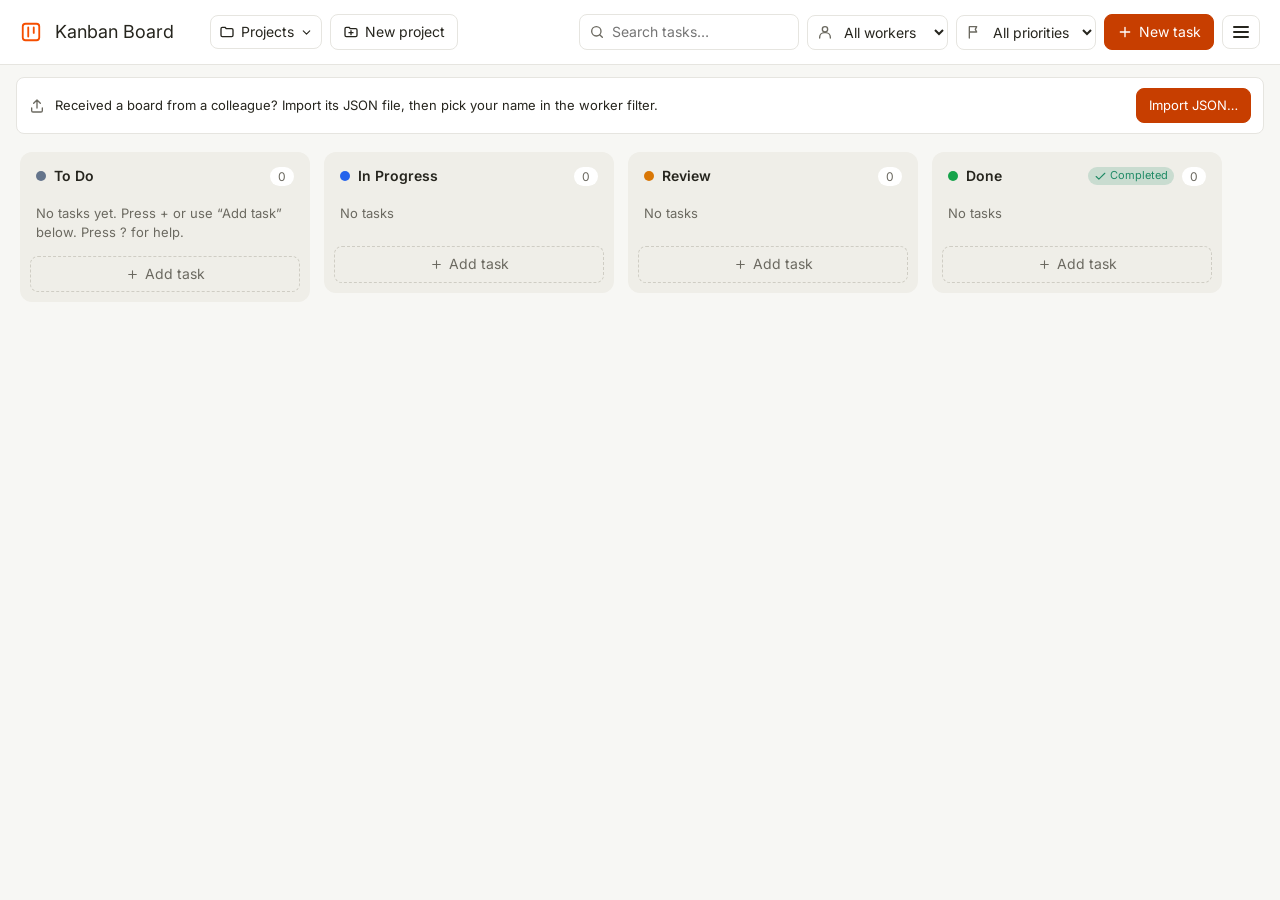
<file: index.html>
<!doctype html>
<html lang="en">
<head>
  <meta charset="utf-8">
  <meta name="viewport" content="width=device-width, initial-scale=1">
  <title>Kanban Board</title>
  <script>
    // Applies a stored Light/Dark choice before first paint. "System" (or any other value) follows the OS.
    (function () {
      try {
        var t = localStorage.getItem("kanban-board.theme");
        if (t === "light" || t === "dark") document.documentElement.setAttribute("data-theme", t);
      } catch (e) { /* storage blocked: follow the OS */ }
    })();
  </script>
  <link rel="preconnect" href="https://fonts.googleapis.com">
  <link rel="preconnect" href="https://fonts.gstatic.com" crossorigin>
  <!-- Loaded without blocking first paint; the system font stack is used until Inter arrives. -->
  <link rel="stylesheet" href="https://fonts.googleapis.com/css2?family=Inter:wght@400;600&display=swap" media="print" onload="this.media='all'">
  <noscript><link rel="stylesheet" href="https://fonts.googleapis.com/css2?family=Inter:wght@400;600&display=swap"></noscript>
  <link rel="stylesheet" href="styles.css">
  <link rel="icon" href="favicon.svg" type="image/svg+xml">
</head>
<body>

  <!-- Shared icon sprite. Use with <svg class="icon"><use href="#i-name"/></svg>. -->
  <svg width="0" height="0" style="position:absolute" aria-hidden="true" focusable="false">
    <defs>
      <symbol id="i-kanban" viewBox="0 0 24 24"><rect x="3" y="3" width="18" height="18" rx="3"/><path d="M9 7v10M15 7v6"/></symbol>
      <symbol id="i-plus" viewBox="0 0 24 24"><path d="M12 5v14M5 12h14"/></symbol>
      <symbol id="i-search" viewBox="0 0 24 24"><circle cx="11" cy="11" r="7"/><path d="m20 20-4-4"/></symbol>
      <symbol id="i-flag" viewBox="0 0 24 24"><path d="M5 21V4M5 4h11l-2 4 2 4H5"/></symbol>
      <symbol id="i-upload" viewBox="0 0 24 24"><path d="M12 15V3M7 8l5-5 5 5M4 15v4a2 2 0 0 0 2 2h12a2 2 0 0 0 2-2v-4"/></symbol>
      <symbol id="i-download" viewBox="0 0 24 24"><path d="M12 3v12M7 10l5 5 5-5M4 15v4a2 2 0 0 0 2 2h12a2 2 0 0 0 2-2v-4"/></symbol>
      <symbol id="i-refresh" viewBox="0 0 24 24"><path d="M20 11a8 8 0 0 0-14.9-3.9M4 4v4h4M4 13a8 8 0 0 0 14.9 3.9M20 20v-4h-4"/></symbol>
      <symbol id="i-help" viewBox="0 0 24 24"><circle cx="12" cy="12" r="9"/><path d="M9.5 9a2.5 2.5 0 1 1 3.5 2.3c-.6.3-1 .9-1 1.6v.6M12 17h.01"/></symbol>
      <symbol id="i-columns" viewBox="0 0 24 24"><rect x="3" y="3" width="18" height="18" rx="2"/><path d="M9 3v18M15 3v18"/></symbol>
      <symbol id="i-calendar" viewBox="0 0 24 24"><rect x="3" y="4" width="18" height="18" rx="2"/><path d="M16 2v4M8 2v4M3 10h18"/></symbol>
      <symbol id="i-alert" viewBox="0 0 24 24"><circle cx="12" cy="12" r="9"/><path d="M12 8v4M12 16h.01"/></symbol>
      <symbol id="i-clock" viewBox="0 0 24 24"><circle cx="12" cy="12" r="9"/><path d="M12 7v5l3 2"/></symbol>
      <symbol id="i-user" viewBox="0 0 24 24"><circle cx="12" cy="8" r="4"/><path d="M4 21v-1a7 7 0 0 1 7-7h2a7 7 0 0 1 7 7v1"/></symbol>
      <symbol id="i-paperclip" viewBox="0 0 24 24"><path d="M21.44 11.05 12.25 20.2a6 6 0 0 1-8.49-8.49l9.19-9.19a4 4 0 0 1 5.66 5.66l-9.2 9.19a2 2 0 0 1-2.83-2.83l8.49-8.48"/></symbol>
      <symbol id="i-message" viewBox="0 0 24 24"><path d="M21 15a2 2 0 0 1-2 2H7l-4 4V5a2 2 0 0 1 2-2h14a2 2 0 0 1 2 2z"/></symbol>
      <symbol id="i-check" viewBox="0 0 24 24"><path d="M20 6 9 17l-5-5"/></symbol>
      <symbol id="i-trash" viewBox="0 0 24 24"><path d="M3 6h18M8 6V4a2 2 0 0 1 2-2h4a2 2 0 0 1 2 2v2M19 6l-1 14a2 2 0 0 1-2 2H8a2 2 0 0 1-2-2L5 6M10 11v6M14 11v6"/></symbol>
      <symbol id="i-x" viewBox="0 0 24 24"><path d="M18 6 6 18M6 6l12 12"/></symbol>
      <symbol id="i-up" viewBox="0 0 24 24"><path d="m18 15-6-6-6 6"/></symbol>
      <symbol id="i-down" viewBox="0 0 24 24"><path d="m6 9 6 6 6-6"/></symbol>
      <symbol id="i-right" viewBox="0 0 24 24"><path d="m9 18 6-6-6-6"/></symbol>
      <symbol id="i-left" viewBox="0 0 24 24"><path d="m15 18-6-6 6-6"/></symbol>
      <symbol id="i-keyboard" viewBox="0 0 24 24"><rect x="2" y="6" width="20" height="12" rx="2"/><path d="M6 10h.01M10 10h.01M14 10h.01M18 10h.01M7 14h10"/></symbol>
      <symbol id="i-folder" viewBox="0 0 24 24"><path d="M3 7a2 2 0 0 1 2-2h4l2 2h8a2 2 0 0 1 2 2v8a2 2 0 0 1-2 2H5a2 2 0 0 1-2-2z"/></symbol>
      <symbol id="i-folder-plus" viewBox="0 0 24 24"><path d="M3 7a2 2 0 0 1 2-2h4l2 2h8a2 2 0 0 1 2 2v8a2 2 0 0 1-2 2H5a2 2 0 0 1-2-2zM12 10v6M9 13h6"/></symbol>
      <symbol id="i-users" viewBox="0 0 24 24"><circle cx="9" cy="8" r="3.5"/><path d="M2.5 20v-.5A5.5 5.5 0 0 1 8 14h2a5.5 5.5 0 0 1 5.5 5.5v.5M16 4.5a3.5 3.5 0 0 1 0 7M18 14a5 5 0 0 1 3.5 5v1"/></symbol>
      <symbol id="i-pencil" viewBox="0 0 24 24"><path d="M4 20h4L19 9l-4-4L4 16zM14 6l4 4"/></symbol>
      <symbol id="i-image" viewBox="0 0 24 24"><rect x="3" y="3" width="18" height="18" rx="2"/><circle cx="9" cy="9" r="2"/><path d="m21 15-5-5L5 21"/></symbol>
    </defs>
  </svg>

  <header class="topbar">
    <div class="project-bar">
      <svg class="icon logo" aria-hidden="true"><use href="#i-kanban"/></svg>
      <!-- The project name: click to rename in place. -->
      <h1 class="project-title">
        <button type="button" id="project-name" class="project-name" title="Rename project">
          <span id="project-name-text">Kanban Board</span><svg class="icon icon-sm rename-hint" aria-hidden="true"><use href="#i-pencil"/></svg>
        </button>
      </h1>
      <input type="text" id="project-name-input" class="project-name-input hidden" maxlength="80" aria-label="Project name" autocomplete="off">
      <div class="menu" id="projects-menu">
        <button type="button" id="btn-projects" class="menu-toggle" aria-expanded="false" aria-controls="projects-panel" title="Open another project">
          <svg class="icon" aria-hidden="true"><use href="#i-folder"/></svg><span class="btn-label">Projects</span><svg class="icon icon-sm" aria-hidden="true"><use href="#i-down"/></svg>
        </button>
        <div id="projects-panel" class="menu-panel menu-panel-left hidden">
          <p class="menu-heading" id="projects-heading">Open project</p>
          <div id="projects-list" class="projects-list" role="group" aria-labelledby="projects-heading"></div>
        </div>
      </div>
      <button type="button" id="btn-new-project"><svg class="icon" aria-hidden="true"><use href="#i-folder-plus"/></svg><span class="btn-label">New project</span></button>
    </div>
    <div class="toolbar">
      <span class="input-icon search-wrap">
        <svg class="icon" aria-hidden="true"><use href="#i-search"/></svg>
        <input type="search" id="search" placeholder="Search tasks…" aria-label="Search tasks" title="Search (shortcut: /)">
      </span>
      <span class="input-icon">
        <svg class="icon" aria-hidden="true"><use href="#i-user"/></svg>
        <select id="worker-filter" aria-label="Show tasks assigned to" title="Show tasks assigned to a worker. New tasks are assigned to the selected worker."></select>
      </span>
      <span class="input-icon">
        <svg class="icon" aria-hidden="true"><use href="#i-flag"/></svg>
        <select id="priority-filter" aria-label="Filter by priority">
          <option value="">All priorities</option>
        </select>
      </span>
      <button type="button" id="btn-clear-filters" class="hidden"><svg class="icon" aria-hidden="true"><use href="#i-x"/></svg>Clear filters</button>
      <button type="button" id="btn-add-task" class="primary" title="New task (shortcut: +)"><svg class="icon" aria-hidden="true"><use href="#i-plus"/></svg>New task</button>
      <div class="menu">
        <button type="button" id="btn-menu" class="menu-toggle menu-burger" aria-label="Menu" aria-expanded="false" aria-controls="menu-panel">
          <svg viewBox="0 0 20 20" width="20" height="20" aria-hidden="true">
            <path d="M3 5h14M3 10h14M3 15h14" stroke="currentColor" stroke-width="2" stroke-linecap="round" fill="none"/>
          </svg>
        </button>
        <!-- A disclosure panel (button + region), not an ARIA menu: Tab moves through its controls. -->
        <div id="menu-panel" class="menu-panel hidden">
          <button type="button" id="btn-manage-projects"><svg class="icon" aria-hidden="true"><use href="#i-folder"/></svg>Manage projects</button>
          <button type="button" id="btn-workers"><svg class="icon" aria-hidden="true"><use href="#i-users"/></svg>Manage workers</button>
          <button type="button" id="btn-statuses"><svg class="icon" aria-hidden="true"><use href="#i-columns"/></svg>Manage statuses</button>
          <button type="button" id="btn-import"><svg class="icon" aria-hidden="true"><use href="#i-upload"/></svg>Import JSON</button>
          <button type="button" id="btn-export"><svg class="icon" aria-hidden="true"><use href="#i-download"/></svg>Export JSON</button>
          <button type="button" id="btn-background"><svg class="icon" aria-hidden="true"><use href="#i-image"/></svg>Board background…</button>
          <button type="button" id="btn-shortcuts" aria-keyshortcuts="?"><svg class="icon" aria-hidden="true"><use href="#i-help"/></svg>Help<kbd class="menu-kbd" aria-hidden="true">?</kbd></button>
          <label class="menu-select">Theme
            <select id="theme-select">
              <option value="system">System</option>
              <option value="light">Light</option>
              <option value="dark">Dark</option>
            </select>
          </label>
          <p id="app-version" class="menu-version">v1.0.0</p>
        </div>
      </div>
      <input type="file" id="file-input" accept="application/json,.json" hidden>
    </div>
  </header>

  <main>
    <div id="welcome" class="welcome" role="region" aria-label="Getting started" hidden>
      <svg class="icon" aria-hidden="true"><use href="#i-upload"/></svg>
      <p>Received a board from a colleague? Import its JSON file, then pick your name in the worker filter.</p>
      <button type="button" id="btn-welcome-import" class="primary">Import JSON…</button>
    </div>
    <div class="board-wrap" id="board-wrap">
      <div id="board-bg-layer" class="board-bg bg-canvas" aria-hidden="true"></div>
      <div id="board" class="board"></div>
      <button type="button" id="board-more-left" class="board-more board-more-left" aria-label="Scroll to previous columns" title="Previous columns">
        <svg class="icon" aria-hidden="true" focusable="false"><use href="#i-left"/></svg>
      </button>
      <button type="button" id="board-more" class="board-more board-more-right" aria-label="Scroll to more columns" title="More columns">
        <svg class="icon" aria-hidden="true" focusable="false"><use href="#i-right"/></svg>
      </button>
    </div>
    <p id="card-help" class="sr-only">Alt plus Left or Right arrow moves the task to another column. Alt plus Up or Down arrow changes its order.</p>
  </main>

  <!-- Task editor -->
  <dialog id="task-dialog" class="dialog wide" aria-labelledby="task-dialog-title">
    <form id="task-form" class="dialog-form" novalidate>
      <div class="dialog-head">
        <h2 id="task-dialog-title">New task</h2>
        <button type="button" class="icon-btn" data-close aria-label="Close"><svg class="icon" aria-hidden="true"><use href="#i-x"/></svg></button>
      </div>

      <!-- Two panes on wide screens: the task's fields, and its attachments and comments beside them. -->
      <div class="dialog-body task-body">
       <div class="task-main">
        <div class="field">
          <label><span>Title <span class="req" aria-hidden="true">*</span></span>
            <input type="text" id="f-title" maxlength="200" autocomplete="off" required aria-describedby="f-title-error">
          </label>
          <p id="f-title-error" class="field-error"></p>
        </div>

        <label class="grow">Description
          <textarea id="f-description" rows="6"></textarea>
        </label>

        <div class="grid-2">
          <div class="field combo-field">
            <label for="f-assigned">Assigned to</label>
            <!-- Typable dropdown (ARIA combobox): pick a saved worker or type a new name (saved to the workers list on Save). -->
            <div class="combo">
              <input type="text" id="f-assigned" role="combobox" maxlength="100" autocomplete="off"
                     aria-autocomplete="list" aria-expanded="false" aria-controls="f-assigned-list"
                     placeholder="Pick or type a name" aria-describedby="f-assigned-hint">
              <button type="button" id="f-assigned-toggle" class="combo-toggle" tabindex="-1" aria-label="Show all workers">
                <svg class="icon" aria-hidden="true"><use href="#i-down"/></svg>
              </button>
              <ul id="f-assigned-list" class="combo-list" role="listbox" aria-label="Workers" hidden></ul>
            </div>
            <span id="f-assigned-hint" class="sr-only">Pick a saved worker or type a new name; new names are added to your workers.</span>
          </div>
          <label>Due date
            <input type="date" id="f-due">
          </label>
          <label>Priority
            <select id="f-priority"></select>
          </label>
          <label>Status
            <select id="f-status"></select>
          </label>
        </div>

       </div>

       <div class="task-side">
        <section class="side-section side-attachments" aria-labelledby="f-attachments-title">
          <h3 id="f-attachments-title" class="side-title"><svg class="icon" aria-hidden="true"><use href="#i-paperclip"/></svg>Attachment URLs</h3>
          <div id="f-attachments" class="list side-list"></div>
          <div class="inline-add">
            <input type="text" id="f-attachment-input" placeholder="https://example.com/file" autocomplete="off" aria-label="Attachment URL" aria-describedby="f-attachment-error">
            <button type="button" id="btn-add-attachment"><svg class="icon" aria-hidden="true"><use href="#i-plus"/></svg>Add URL</button>
          </div>
          <p id="f-attachment-error" class="field-error"></p>
        </section>

        <section class="side-section side-comments" aria-labelledby="f-comments-title">
          <h3 id="f-comments-title" class="side-title"><svg class="icon" aria-hidden="true"><use href="#i-message"/></svg>Comments</h3>
          <div id="f-comments" class="list side-list"></div>
          <div class="comment-add">
            <textarea id="f-comment-input" rows="2" placeholder="Write a comment…" aria-label="New comment"></textarea>
            <button type="button" id="btn-add-comment"><svg class="icon" aria-hidden="true"><use href="#i-plus"/></svg>Add comment</button>
          </div>
        </section>
       </div>
      </div>

      <div class="dialog-foot">
        <button type="button" id="btn-delete-task" class="danger"><svg class="icon" aria-hidden="true"><use href="#i-trash"/></svg>Delete</button>
        <span class="spacer"></span>
        <button type="button" data-close>Cancel</button>
        <button type="submit" class="primary">Save</button>
      </div>
    </form>
  </dialog>

  <!-- Status manager -->
  <dialog id="status-dialog" class="dialog" aria-labelledby="status-dialog-title">
    <form id="status-form" class="dialog-form" novalidate>
      <div class="dialog-head">
        <h2 id="status-dialog-title">Manage statuses</h2>
        <button type="button" class="icon-btn" data-close aria-label="Close"><svg class="icon" aria-hidden="true"><use href="#i-x"/></svg></button>
      </div>

      <div class="dialog-body">
        <p class="hint">Each status becomes a board column. Mark a status as “Completed” so its tasks are not flagged as overdue. Deleting a status moves its tasks to the first status.</p>
        <div id="status-list" class="status-list"></div>
        <p id="status-error" class="field-error" role="alert"></p>
        <div>
          <button type="button" id="btn-add-status"><svg class="icon" aria-hidden="true"><use href="#i-plus"/></svg>Add status</button>
        </div>
      </div>

      <div class="dialog-foot">
        <span class="spacer"></span>
        <button type="button" data-close>Cancel</button>
        <button type="submit" class="primary">Save</button>
      </div>
    </form>
  </dialog>

  <!-- Import choice -->
  <dialog id="import-dialog" class="dialog small" aria-labelledby="import-dialog-title">
    <div class="dialog-form">
      <div class="dialog-head">
        <h2 id="import-dialog-title">Import tasks</h2>
        <button type="button" class="icon-btn" data-close aria-label="Close"><svg class="icon" aria-hidden="true"><use href="#i-x"/></svg></button>
      </div>
      <div class="dialog-body">
        <p id="import-summary"></p>
        <p id="import-version" class="notice-warn" role="note" hidden><svg class="icon" aria-hidden="true"><use href="#i-alert"/></svg><span></span></p>
        <fieldset class="list-field">
          <legend>Projects in the file</legend>
          <div id="import-projects" class="check-list"></div>
        </fieldset>
        <p class="hint" id="import-help-update" hidden><strong>Update</strong> overwrites your copy of each checked project that is already here with the one in the file, and adds the others. Changes made in your copy since are lost, so agree on them first.</p>
        <p class="hint"><strong id="import-help-add">Add selected</strong> keeps your projects and adds the checked ones as new projects; a name that is already used gets a number.
          <strong>Replace all</strong> removes your current projects and keeps only the checked ones. You can undo any of these right after.</p>
      </div>
      <div class="dialog-foot">
        <span class="spacer"></span>
        <button type="button" data-close>Cancel</button>
        <button type="button" id="btn-import-replace" class="danger"><svg class="icon" aria-hidden="true"><use href="#i-trash"/></svg>Replace all</button>
        <button type="button" id="btn-import-add" class="primary"><svg class="icon" aria-hidden="true"><use href="#i-plus"/></svg>Add selected</button>
        <button type="button" id="btn-import-update" class="primary" hidden><svg class="icon" aria-hidden="true"><use href="#i-refresh"/></svg>Update</button>
      </div>
    </div>
  </dialog>

  <!-- Board background -->
  <dialog id="bg-dialog" class="dialog" aria-labelledby="bg-dialog-title">
    <div class="dialog-form">
      <div class="dialog-head">
        <h2 id="bg-dialog-title">Board background</h2>
        <button type="button" class="icon-btn" data-close aria-label="Close"><svg class="icon" aria-hidden="true"><use href="#i-x"/></svg></button>
      </div>

      <div class="dialog-body">
        <div class="bg-source">
          <label>Image address or file name
            <input type="text" id="bg-url" placeholder="https://example.com/photo.jpg or img/photo.jpg" autocomplete="off" spellcheck="false">
          </label>
          <div class="bg-source-row">
            <button type="button" id="bg-add-url"><svg class="icon" aria-hidden="true"><use href="#i-plus"/></svg>Use address</button>
            <button type="button" id="bg-choose-file"><svg class="icon" aria-hidden="true"><use href="#i-upload"/></svg>Choose file…</button>
            <input type="file" id="bg-file" accept="image/*" hidden>
          </div>
          <p class="hint">A file name is looked up next to index.html. A web image's host can see your IP address when the image loads.</p>
          <p id="bg-error" class="bad-url" role="alert"></p>
          <p id="bg-share-note" class="hint" hidden></p>
        </div>

        <div id="bg-preview" class="bg-preview bg-canvas" role="img" aria-label="Background preview"></div>

        <div class="grid-2">
          <label>Fit
            <select id="bg-fit">
              <option value="cover">Cover</option>
              <option value="contain">Contain</option>
              <option value="tile">Tile</option>
              <option value="original">Original size</option>
            </select>
          </label>
          <label>Position
            <select id="bg-position">
              <option value="center">Center</option>
              <option value="top">Top</option>
              <option value="bottom">Bottom</option>
            </select>
          </label>
        </div>

        <label>Dim <span id="bg-dim-value" class="hint">30%</span>
          <input type="range" id="bg-dim" min="0" max="70" step="5" value="30">
        </label>

        <label class="check-row">
          <input type="checkbox" id="bg-all">
          <span class="check-text">Use for every project
            <span id="bg-scope-hint" class="hint">A project with its own background keeps it.</span></span>
        </label>
      </div>

      <div class="dialog-foot">
        <button type="button" id="bg-remove" class="danger"><svg class="icon" aria-hidden="true"><use href="#i-trash"/></svg>Remove</button>
        <span class="spacer"></span>
        <button type="button" id="bg-cancel" data-close>Cancel</button>
        <button type="button" id="bg-save" class="primary">Save</button>
      </div>
    </div>
  </dialog>

  <!-- New project -->
  <dialog id="project-dialog" class="dialog small" aria-labelledby="project-dialog-title">
    <form id="project-form" class="dialog-form" novalidate>
      <div class="dialog-head">
        <h2 id="project-dialog-title">New project</h2>
        <button type="button" class="icon-btn" data-close aria-label="Close"><svg class="icon" aria-hidden="true"><use href="#i-x"/></svg></button>
      </div>
      <div class="dialog-body">
        <div class="field">
          <label><span>Name of the new project <span class="req" aria-hidden="true">*</span></span>
            <input type="text" id="np-name" maxlength="80" autocomplete="off" required aria-describedby="np-name-error">
          </label>
          <p id="np-name-error" class="field-error"></p>
        </div>
        <label class="check-row">
          <input type="checkbox" id="np-backup" checked>
          <span>Save a backup of “<span id="np-current"></span>” as a JSON file first</span>
        </label>
        <p class="hint">Your current project also stays saved in this browser. Open it again from <strong>Projects</strong>.</p>
      </div>
      <div class="dialog-foot">
        <span class="spacer"></span>
        <button type="button" data-close>Cancel</button>
        <button type="submit" class="primary"><svg class="icon" aria-hidden="true"><use href="#i-plus"/></svg>Create project</button>
      </div>
    </form>
  </dialog>

  <!-- Manage projects -->
  <dialog id="projects-dialog" class="dialog" aria-labelledby="projects-dialog-title">
    <form id="projects-form" class="dialog-form" novalidate>
      <div class="dialog-head">
        <h2 id="projects-dialog-title">Manage projects</h2>
        <button type="button" class="icon-btn" data-close aria-label="Close"><svg class="icon" aria-hidden="true"><use href="#i-x"/></svg></button>
      </div>
      <div class="dialog-body">
        <p class="hint">Rename projects or delete them with all their tasks. Changes apply when you save, and you can undo right after.</p>
        <div id="projects-rows" class="status-list"></div>
        <p id="projects-error" class="field-error" role="alert"></p>
      </div>
      <div class="dialog-foot">
        <span class="spacer"></span>
        <button type="button" data-close>Cancel</button>
        <button type="submit" class="primary">Save</button>
      </div>
    </form>
  </dialog>

  <!-- Manage workers -->
  <dialog id="workers-dialog" class="dialog" aria-labelledby="workers-dialog-title">
    <form id="workers-form" class="dialog-form" novalidate>
      <div class="dialog-head">
        <h2 id="workers-dialog-title">Manage workers</h2>
        <button type="button" class="icon-btn" data-close aria-label="Close"><svg class="icon" aria-hidden="true"><use href="#i-x"/></svg></button>
      </div>
      <div class="dialog-body">
        <p class="hint">Workers are shared by all projects and listed in the “Assigned to” field. Renaming a worker updates their tasks in every project. Removing a worker keeps the name on existing tasks.</p>
        <div id="workers-rows" class="status-list"></div>
        <p id="workers-empty" class="empty">No workers yet. Add one here, or type a name in a task’s “Assigned to” field.</p>
        <p id="workers-error" class="field-error" role="alert"></p>
        <div>
          <button type="button" id="btn-add-worker"><svg class="icon" aria-hidden="true"><use href="#i-plus"/></svg>Add worker</button>
        </div>
      </div>
      <div class="dialog-foot">
        <span class="spacer"></span>
        <button type="button" data-close>Cancel</button>
        <button type="submit" class="primary">Save</button>
      </div>
    </form>
  </dialog>

  <!-- Generic confirmation (discarding edits, deleting statuses or projects) -->
  <dialog id="confirm-dialog" class="dialog small" aria-labelledby="confirm-title" aria-describedby="confirm-message">
    <form method="dialog" class="dialog-form">
      <div class="dialog-head">
        <h2 id="confirm-title">Are you sure?</h2>
      </div>
      <div class="dialog-body">
        <p id="confirm-message"></p>
      </div>
      <div class="dialog-foot">
        <span class="spacer"></span>
        <button type="submit" value="cancel" id="confirm-cancel">Cancel</button>
        <button type="submit" value="ok" id="confirm-ok" class="danger">OK</button>
      </div>
    </form>
  </dialog>

  <!-- Help: keyboard shortcuts -->
  <dialog id="shortcuts-dialog" class="dialog small" aria-labelledby="shortcuts-title">
    <div class="dialog-form">
      <div class="dialog-head">
        <h2 id="shortcuts-title">Help</h2>
        <button type="button" class="icon-btn" data-close aria-label="Close"><svg class="icon" aria-hidden="true"><use href="#i-x"/></svg></button>
      </div>
      <div class="dialog-body">
        <p class="hint">Keyboard shortcuts. The board ones work when you are not typing in a field.</p>
        <section class="shortcut-group" aria-labelledby="sc-board">
          <h3 id="sc-board">Board</h3>
          <dl class="shortcuts">
            <dt><kbd>+</kbd></dt><dd>New task</dd>
            <dt><kbd>/</kbd></dt><dd>Search tasks</dd>
            <dt><kbd>F2</kbd></dt><dd>Rename the project</dd>
            <dt><kbd>Ctrl</kbd> + <kbd>Z</kbd></dt><dd>Undo the last delete or import</dd>
            <dt><kbd>?</kbd></dt><dd>Show this help</dd>
          </dl>
        </section>
        <section class="shortcut-group" aria-labelledby="sc-task">
          <h3 id="sc-task">Focused task card</h3>
          <dl class="shortcuts">
            <dt><kbd>Enter</kbd></dt><dd>Open the task</dd>
            <dt><kbd>Alt</kbd> + <kbd>←</kbd> <kbd>→</kbd></dt><dd>Move to the previous or next column</dd>
            <dt><kbd>Alt</kbd> + <kbd>↑</kbd> <kbd>↓</kbd></dt><dd>Move up or down in the column</dd>
          </dl>
        </section>
        <section class="shortcut-group" aria-labelledby="sc-dialogs">
          <h3 id="sc-dialogs">Dialogs and menus</h3>
          <dl class="shortcuts">
            <dt><kbd>↓</kbd></dt><dd>Open the worker list in “Assigned to”</dd>
            <dt><kbd>Enter</kbd></dt><dd>Pick a worker, or add a typed attachment URL</dd>
            <dt><kbd>Esc</kbd></dt><dd>Close the list, dialog, or menu</dd>
          </dl>
        </section>
      </div>
    </div>
  </dialog>

  <div id="toast" class="toast" role="status" aria-live="polite">
    <span id="toast-text"></span>
    <button type="button" id="toast-action" class="toast-action hidden">Undo</button>
  </div>

  <script src="js/model.js"></script>
  <script src="js/storage.js"></script>
  <script src="app.js"></script>
</body>
</html>
</file>
<file: styles.css>
/* Tokens: DESIGN.md palette. Each token holds its light and dark value via light-dark(), which follows
   color-scheme: the OS by default, or the user's Light/Dark choice (data-theme on <html>). */
:root {
  color-scheme: light dark;
  --bg: light-dark(#f7f7f4, #15140f);
  --surface: light-dark(#ffffff, #211f1a);
  --surface-soft: light-dark(#fafaf7, #1b1a15);
  --column: light-dark(#efeee8, #1d1c17);
  --text: light-dark(#26251e, #f7f7f4);
  --body: light-dark(#5a5852, #cfcdc4);
  /* Small secondary text. Darker than DESIGN.md's #807d72 so 12–13px text meets WCAG AA (4.5:1) on cards and columns. */
  --muted: light-dark(#6b6960, #a09c92);
  --border: light-dark(#e6e5e0, #35332b);
  --border-strong: light-dark(#cfcdc4, #4d4a41);
  --hover: light-dark(#efeee8, #26241e);
  /* Brand orange (#f54e00) is kept for non-text marks: logo, focus ring, drop target, priority flags.
     Buttons and links use a deeper orange so white or orange text passes 4.5:1. */
  --brand: #f54e00;
  --primary: #c73e00;
  --primary-hover: #a83400;
  --on-primary: #ffffff;
  --link: light-dark(#c73e00, #ff8a50);
  --danger: light-dark(#cf2d56, #f0708a);
  --warning: light-dark(#a15c00, #f0b44c);
  --success: light-dark(#1f8a65, #4cc296);
  --focus: var(--brand);
  --toast-bg: light-dark(#26251e, #f7f7f4);
  --toast-text: light-dark(#f7f7f4, #26251e);
  --scrim: light-dark(rgba(38, 37, 30, 0.45), rgba(0, 0, 0, 0.6));
  --radius: 12px;
  --radius-sm: 8px;
}
:root[data-theme="light"] { color-scheme: light; }
:root[data-theme="dark"] { color-scheme: dark; }

* { box-sizing: border-box; }

/* The page fills the window: the top bar takes what it needs (it may wrap), the board gets the rest. */
html, body { height: 100%; }
body {
  margin: 0;
  display: flex;
  flex-direction: column;
  height: 100vh;
  height: 100dvh;
  overflow: hidden;
  font-family: Inter, system-ui, -apple-system, "Segoe UI", Roboto, sans-serif;
  font-size: 14px;
  line-height: 1.45;
  background: var(--bg);
  color: var(--text);
}

h1, h2, h3, strong { font-weight: 600; }

button, input, select, textarea { font: inherit; color: var(--text); }

input, select, textarea {
  padding: 7px 10px;
  border: 1px solid var(--border);
  border-radius: var(--radius-sm);
  background: var(--surface);
}
[aria-invalid="true"] { border-color: var(--danger); }

input:focus, select:focus, textarea:focus, button:focus-visible {
  outline: 2px solid var(--focus);
  outline-offset: 1px;
}

button {
  display: inline-flex;
  align-items: center;
  gap: 6px;
  padding: 7px 12px;
  border: 1px solid var(--border);
  background: var(--surface);
  border-radius: var(--radius-sm);
  cursor: pointer;
}
button:hover { background: var(--hover); }
button:disabled { opacity: 0.45; cursor: not-allowed; }
button[hidden] { display: none; }
button.primary { background: var(--primary); border-color: var(--primary); color: var(--on-primary); }
button.primary:hover { background: var(--primary-hover); border-color: var(--primary-hover); }
button.danger { color: var(--danger); border-color: color-mix(in srgb, var(--danger) 40%, transparent); }
button.danger:hover { background: color-mix(in srgb, var(--danger) 8%, transparent); }

a { color: var(--link); }

.hidden { display: none !important; }
.spacer { flex: 1; }
.hint { color: var(--muted); margin: 0; font-size: 13px; }
.empty { color: var(--muted); font-size: 13px; margin: 4px 6px; }
.bad-url { color: var(--danger); }
.sr-only {
  position: absolute;
  width: 1px;
  height: 1px;
  padding: 0;
  margin: -1px;
  overflow: hidden;
  clip: rect(0 0 0 0);
  white-space: nowrap;
  border: 0;
}

/* Icons (symbols live in the sprite at the top of index.html) */
.icon {
  width: 16px;
  height: 16px;
  flex: none;
  fill: none;
  stroke: currentColor;
  stroke-width: 2;
  stroke-linecap: round;
  stroke-linejoin: round;
  vertical-align: middle;
}
.icon-sm { width: 13px; height: 13px; }
.logo { width: 22px; height: 22px; color: var(--brand); }

/* Text input or select with an icon at its left edge */
.input-icon { position: relative; display: inline-flex; align-items: center; }
.input-icon > .icon {
  position: absolute;
  left: 10px;
  color: var(--muted);
  pointer-events: none;
}
.input-icon > input, .input-icon > select { padding-left: 32px; }

/* Top bar */
.topbar {
  flex: none;
  z-index: 5;
  display: flex;
  flex-wrap: wrap;
  gap: 12px;
  align-items: center;
  justify-content: space-between;
  padding: 14px 20px;
  background: var(--surface);
  border-bottom: 1px solid var(--border);
}
/* Project name (click to rename), project switcher, and New project */
.project-bar { display: flex; flex-wrap: wrap; align-items: center; gap: 8px; min-width: 0; }
.project-title { margin: 0; font-size: 18px; font-weight: 400; min-width: 0; }
.project-name {
  max-width: min(40vw, 420px);
  padding: 4px 8px;
  margin-left: -4px;
  border-color: transparent;
  background: none;
  font-size: 18px;
  font-weight: 400;
}
.project-name > span { overflow: hidden; text-overflow: ellipsis; white-space: nowrap; }
.project-name:hover { background: var(--hover); border-color: var(--border); }
.rename-hint { color: var(--muted); opacity: 0; transition: opacity 0.15s; }
.project-name:hover .rename-hint, .project-name:focus-visible .rename-hint { opacity: 1; }
.project-name-input { width: min(40vw, 320px); font-size: 18px; padding: 3px 8px; }

.menu-panel-left { left: 0; right: auto; }
.menu-heading { margin: 4px 10px 6px; font-size: 12px; font-weight: 600; color: var(--muted); }
#projects-panel { width: min(300px, calc(100vw - 32px)); }
.projects-list { display: flex; flex-direction: column; gap: 2px; max-height: 60vh; overflow-y: auto; }
.projects-list .pl-name { flex: 1; min-width: 0; overflow: hidden; text-overflow: ellipsis; white-space: nowrap; }
.projects-list .pl-count { font-size: 12px; color: var(--muted); }
.projects-list [aria-current="true"] { font-weight: 600; }
.projects-list [aria-current="true"] .icon { color: var(--brand); }
.projects-list .pl-manage { margin-top: 4px; border-top: 1px solid var(--border); border-radius: 0 0 var(--radius-sm) var(--radius-sm); color: var(--muted); }
.toolbar { display: flex; flex-wrap: wrap; gap: 8px; align-items: center; }
.search-wrap { width: 220px; }
#search { width: 100%; }

/* Board and columns */
main {
  flex: 1;
  min-height: 0;
  display: flex;
  flex-direction: column;
}
/* Shown on a fresh start: one empty project and no workers yet */
.welcome {
  display: flex;
  align-items: center;
  gap: 10px;
  margin: 12px 16px 0;
  padding: 10px 12px;
  border: 1px solid var(--border);
  border-radius: 8px;
  background: var(--surface);
  font-size: 13px;
}
.welcome[hidden] { display: none; }
.welcome .icon { flex: none; color: var(--muted); }
.welcome p { flex: 1; margin: 0; }
.welcome button { flex: none; }
@media (max-width: 560px) {
  .welcome { flex-wrap: wrap; }
  .welcome p { flex-basis: calc(100% - 30px); }
}

.board-wrap {
  position: relative;
  flex: 1;
  min-height: 0;
  display: flex;
}
.board {
  position: relative;
  z-index: 1;   /* above the background layer */
  flex: 1;
  min-width: 0;
  display: flex;
  align-items: flex-start;
  gap: 14px;
  padding: 18px 20px;
  overflow-x: auto;
  overflow-y: hidden;
  scroll-snap-type: x proximity;
  scroll-padding-inline: 20px;
}

/* Fades at the edges when more columns are off-screen */
.board-wrap::before,
.board-wrap::after {
  content: "";
  position: absolute;
  top: 0;
  bottom: 0;
  width: 56px;
  pointer-events: none;
  opacity: 0;
  transition: opacity 0.15s;
  z-index: 2;
}
.board-wrap::before { left: 0; background: linear-gradient(to left, transparent, var(--bg)); }
.board-wrap::after { right: 0; background: linear-gradient(to right, transparent, var(--bg)); }
.board-wrap.has-more-left::before,
.board-wrap.has-more-right::after { opacity: 1; }

/* Small round scroll buttons inside the fades, centered on the board area (not the window) */
.board-more {
  position: absolute;
  top: 50%;
  transform: translateY(-50%);
  z-index: 3;
  display: none;
  justify-content: center;
  width: 36px;
  height: 36px;
  padding: 0;
  background: var(--surface);
  border: 1px solid var(--border-strong);
  border-radius: 999px;
}
.board-more:hover { background: var(--hover); }
.board-more-right { right: 10px; }
.board-more-left { left: 10px; }
.board-wrap.has-more-right .board-more-right,
.board-wrap.has-more-left .board-more-left { display: inline-flex; }

.column {
  flex: 0 0 290px;
  display: flex;
  flex-direction: column;
  gap: 8px;
  padding: 10px;
  max-height: 100%;
  background: var(--column);
  border-radius: var(--radius);
  scroll-snap-align: start;
}
.column.drop-target {
  background: color-mix(in srgb, var(--brand) 12%, var(--column));
  outline: 2px dashed var(--brand);
  outline-offset: -4px;
}

.column-head { display: flex; align-items: center; gap: 8px; padding: 4px 6px; }
.column-head h2 { margin: 0; font-size: 14px; flex: 1; min-width: 0; overflow-wrap: anywhere; }
.swatch { width: 10px; height: 10px; border-radius: 50%; flex: none; }
.count {
  background: var(--surface);
  border-radius: 999px;
  padding: 1px 8px;
  font-size: 12px;
  color: var(--muted);
  white-space: nowrap;
}
.done-tag {
  display: inline-flex;
  align-items: center;
  gap: 3px;
  font-size: 11px;
  color: var(--success);
  background: color-mix(in srgb, var(--success) 18%, transparent);
  padding: 1px 6px;
  border-radius: 999px;
}

.column-body {
  display: flex;
  flex-direction: column;
  gap: 8px;
  min-height: 40px;
  overflow-y: auto;
  padding: 2px 2px 2px 0;   /* room for the card focus ring */
}

.add-in-column {
  width: 100%;
  justify-content: center;
  background: transparent;
  border: 1px dashed var(--border-strong);
  color: var(--muted);
}

/* Where a dragged card will land */
.drop-indicator {
  flex: none;
  height: 3px;
  margin: -2px 4px;
  border-radius: 2px;
  background: var(--brand);
}

/* Cards */
.card {
  display: flex;
  flex-direction: column;
  gap: 6px;
  padding: 10px 12px;
  background: var(--surface);
  border: 1px solid var(--border);
  border-radius: var(--radius);
  cursor: grab;
}
.card:hover { border-color: var(--border-strong); }
.card.dragging { opacity: 0.5; }
.card:has(.card-open:focus-visible) { outline: 2px solid var(--focus); outline-offset: 1px; }
.card h3 { margin: 0; font-size: 14px; font-weight: 600; }

/* The title is the card's button: it carries the accessible name and keyboard focus. */
.card-open {
  display: block;
  width: 100%;
  padding: 0;
  border: 0;
  background: none;
  font-weight: 600;
  text-align: left;
  overflow-wrap: anywhere;
  cursor: inherit;
}
.card-open:hover { background: none; }
.card-open:focus-visible { outline: none; }   /* the whole card shows the ring instead */

.card-meta, .card-foot {
  display: flex;
  flex-wrap: wrap;
  gap: 4px 10px;
  font-size: 12px;
  color: var(--muted);
}
.card-meta > span, .card-foot > span {
  display: inline-flex;
  align-items: center;
  gap: 4px;
}
.due.soon { color: var(--warning); font-weight: 600; }
.due.overdue { color: var(--danger); font-weight: 600; }

/* Cards in a completed column recede a little */
.card.is-done { background: var(--surface-soft); }
.card.is-done .card-open { color: var(--body); font-weight: 400; }
.done-mark { color: var(--success); margin-right: 4px; vertical-align: -1px; }

/* Move buttons for touch screens, where drag and drop does not work */
.card-move { display: none; }
@media (pointer: coarse) {
  .card-move { display: flex; justify-content: flex-end; gap: 6px; }
  .card-move .icon-btn { min-width: 36px; min-height: 32px; }
}

.priority {
  display: inline-flex;
  align-items: center;
  gap: 4px;
  align-self: flex-start;
  font-size: 11px;
  font-weight: 600;
  padding: 1px 7px;
  border-radius: 999px;
  color: var(--text);
}
/* Tag text stays at full text contrast; the hue sits in the background and the icon. */
.p-high     { background: color-mix(in srgb, var(--brand) 18%, var(--surface)); }
.p-critical { background: color-mix(in srgb, var(--danger) 22%, var(--surface)); }
.p-high .icon     { color: var(--brand); }
.p-critical .icon { color: var(--danger); }

/* Dialogs */
dialog {
  width: min(640px, calc(100vw - 32px));
  max-height: calc(100dvh - 48px);
  padding: 0;
  border: 1px solid var(--border);
  border-radius: var(--radius);
  background: var(--surface);
  color: var(--text);
  box-shadow: none;
}
dialog.small { width: min(480px, calc(100vw - 32px)); }
dialog.wide { width: min(960px, calc(100vw - 32px)); }

/* Task editor: the fields on the left, attachments and comments in a side pane. The side pane does not add
   to the dialog's height (contain: size); it takes the height of the fields and its lists scroll inside it. */
.dialog-body.task-body {
  display: grid;
  grid-template-columns: minmax(0, 3fr) minmax(0, 2fr);
  gap: 0;
  padding: 0;
  /* Taller when the window allows (the description grows), never taller than the window. */
  min-height: min(540px, calc(100dvh - 172px));
}
.task-main { display: flex; flex-direction: column; gap: 14px; padding: 16px 18px; }
.task-main .grow { flex: 1; }
.task-main .grow textarea { flex: 1; min-height: 96px; }
.task-side {
  display: flex;
  flex-direction: column;
  gap: 18px;
  min-height: 0;
  padding: 16px 18px;
  border-left: 1px solid var(--border);
  background: var(--surface-soft);
  contain: size;
  overflow: hidden;
}
.side-section { display: flex; flex-direction: column; gap: 8px; min-height: 0; }
.side-title { display: flex; align-items: center; gap: 6px; margin: 0; font-size: 13px; font-weight: 600; }
.side-title .icon { color: var(--muted); }
.side-list { scrollbar-width: thin; }
.side-attachments .side-list { max-height: 100px; overflow-y: auto; }
.side-comments { flex: 1; }
.side-comments .side-list { flex: 0 1 auto; min-height: 0; overflow-y: auto; }
.task-side .comment { background: var(--surface); border: 1px solid var(--border); }
.task-side .comment-add { flex-direction: column; }
.task-side .comment-add button { align-self: flex-end; }
@media (max-width: 760px) {
  .dialog-body.task-body { grid-template-columns: minmax(0, 1fr); }
  .task-side { contain: none; overflow: visible; border-left: 0; border-top: 1px solid var(--border); }
  .side-attachments .side-list, .side-comments .side-list { max-height: none; overflow: visible; }
}
dialog::backdrop { background: var(--scrim); }

/* 2px less than the dialog: its 1px border sits outside the form. */
.dialog-form { display: flex; flex-direction: column; max-height: calc(100dvh - 50px); }
.dialog-head {
  display: flex;
  align-items: center;
  justify-content: space-between;
  padding: 14px 18px;
  border-bottom: 1px solid var(--border);
}
.dialog-head h2 { margin: 0; font-size: 17px; font-weight: 400; }
.dialog-body {
  display: flex;
  flex-direction: column;
  gap: 14px;
  padding: 16px 18px;
  overflow-y: auto;
}
.dialog-body > p { margin: 0; }
.dialog-foot {
  display: flex;
  flex-wrap: wrap;
  align-items: center;
  gap: 8px;
  padding: 12px 18px;
  border-top: 1px solid var(--border);
  background: var(--surface-soft);
}
.dialog-foot button { white-space: nowrap; }

/* Icon-only buttons: at least 28px so they meet the WCAG 2.2 24px target size with room to spare. */
.icon-btn {
  justify-content: center;
  min-width: 28px;
  min-height: 28px;
  padding: 4px;
}
.req { color: var(--danger); }

label {
  display: flex;
  flex-direction: column;
  gap: 5px;
  font-weight: 600;
  font-size: 13px;
}
label input, label select, label textarea { font-weight: 400; }
textarea { resize: vertical; }

.field { display: flex; flex-direction: column; gap: 6px; }
.field-error { margin: 0; color: var(--danger); font-size: 13px; }
.field-error:empty { display: none; }

.grid-2 { display: grid; grid-template-columns: 1fr 1fr; gap: 12px; }
/* On narrow screens the project buttons show only their icons. */
@media (max-width: 720px) {
  .project-bar .btn-label { position: absolute; width: 1px; height: 1px; overflow: hidden; clip: rect(0 0 0 0); white-space: nowrap; }
  #btn-projects, #btn-new-project { min-height: 34px; }
}
@media (max-width: 560px) {
  .grid-2 { grid-template-columns: 1fr; }
  .search-wrap { width: 100%; }
  .topbar { padding: 12px 16px; }
  .board { padding: 16px; scroll-padding-inline: 16px; }
  .column { flex-basis: min(290px, calc(100vw - 48px)); }
}

fieldset.list-field {
  display: flex;
  flex-direction: column;
  gap: 8px;
  margin: 0;
  padding: 10px 12px;
  border: 1px solid var(--border);
  border-radius: var(--radius);
}
legend { display: flex; align-items: center; gap: 6px; padding: 0 4px; font-weight: 600; }

/* Typable dropdown ("Assigned to") */
.combo-field { gap: 5px; }
.combo-field > label { font-weight: 600; font-size: 13px; }
.combo { position: relative; }
.combo > input { width: 100%; padding-right: 36px; }
.combo-toggle {
  position: absolute;
  top: 1px;
  right: 1px;
  bottom: 1px;
  width: 34px;
  padding: 0;
  justify-content: center;
  border: 0;
  border-radius: 0 calc(var(--radius-sm) - 1px) calc(var(--radius-sm) - 1px) 0;
  background: transparent;
  color: var(--muted);
}
.combo-toggle:hover { background: var(--surface-soft); color: var(--text); }
.combo-toggle .icon { transition: transform .15s; }
.combo-toggle[aria-expanded="true"] .icon { transform: rotate(180deg); }
.combo-list {
  position: absolute;
  z-index: 5;
  top: calc(100% + 4px);
  left: 0;
  right: 0;
  max-height: 220px;
  overflow-y: auto;
  margin: 0;
  padding: 4px;
  list-style: none;
  background: var(--surface);
  border: 1px solid var(--border-strong);
  border-radius: 8px;
  box-shadow: 0 8px 24px rgb(0 0 0 / .14);
}
.combo-list[hidden] { display: none; }
.combo-option {
  display: flex;
  align-items: center;
  gap: 8px;
  padding: 7px 8px;
  border-radius: 6px;
  font-size: 14px;
  cursor: pointer;
  overflow-wrap: anywhere;
}
.combo-option .icon { flex: none; width: 15px; height: 15px; }
.combo-option .combo-check { margin-left: auto; color: var(--brand); }
.combo-option[aria-selected="true"] { font-weight: 600; }
.combo-option.active, .combo-option:hover { background: var(--surface-soft); }
.combo-option.combo-new { color: var(--muted); }
.combo-empty { padding: 7px 8px; color: var(--muted); font-size: 13px; }
@media (prefers-reduced-motion: reduce) { .combo-toggle .icon { transition: none; } }

.list { display: flex; flex-direction: column; gap: 6px; }
.list-row {
  display: flex;
  align-items: center;
  justify-content: space-between;
  gap: 8px;
  word-break: break-all;
}

.inline-add, .comment-add { display: flex; gap: 8px; }
.inline-add input { flex: 1; min-width: 0; }
.comment-add textarea { flex: 1; min-width: 0; }
.comment-add button, .inline-add button { align-self: flex-start; }

.comment { padding: 8px 10px; background: var(--surface-soft); border-radius: var(--radius-sm); }
.comment p { margin: 4px 0 0; white-space: pre-wrap; overflow-wrap: anywhere; }
.comment-head {
  display: flex;
  align-items: center;
  justify-content: space-between;
  font-size: 12px;
  color: var(--muted);
}
.link-btn {
  min-height: 24px;
  padding: 0 4px;
  border: none;
  background: none;
  color: var(--danger);
  font-size: 12px;
}
.link-btn:hover { background: none; text-decoration: underline; }

/* Status manager rows */
.status-list { display: flex; flex-direction: column; gap: 8px; }
.status-row {
  display: grid;
  grid-template-columns: 36px minmax(0, 1fr) auto auto auto auto auto;
  align-items: center;
  gap: 6px;
}
.s-color { width: 36px; height: 34px; padding: 2px; }
.s-done {
  flex-direction: row;
  align-items: center;
  gap: 4px;
  font-weight: 400;
  white-space: nowrap;
}
.s-count { font-size: 12px; color: var(--muted); white-space: nowrap; }

/* Rows in Manage projects / Manage workers: name, count, delete */
.edit-row {
  display: grid;
  grid-template-columns: minmax(0, 1fr) auto auto;
  align-items: center;
  gap: 8px;
}

/* Checkbox + text rows (import list, backup option) */
.check-list { display: flex; flex-direction: column; gap: 8px; max-height: 40vh; overflow-y: auto; }
.check-row {
  flex-direction: row;
  align-items: flex-start;
  gap: 8px;
  font-weight: 400;
  font-size: 14px;
}
.check-row input { margin: 3px 0 0; padding: 0; }
.check-text { display: flex; flex-wrap: wrap; align-items: baseline; gap: 2px 8px; }
.check-text .hint { font-size: 12px; }
.field-hint { font-weight: 400; font-size: 12px; }
.text-danger { color: var(--danger); }
@media (max-width: 560px) {
  .status-row { grid-template-columns: 36px minmax(0, 1fr) auto auto auto; }
  .s-done, .s-count { grid-column: 2 / -1; }
}

/* Keyboard shortcut list */
.shortcuts {
  display: grid;
  grid-template-columns: 112px 1fr;   /* same in every group, so the descriptions line up */
  gap: 10px 16px;
  margin: 0;
  align-items: baseline;
}
.shortcuts dt { white-space: nowrap; color: var(--muted); }
.shortcut-group { display: flex; flex-direction: column; gap: 8px; }
.shortcut-group h3 { margin: 0; font-size: 13px; font-weight: 600; color: var(--muted); }
.shortcut-group + .shortcut-group { padding-top: 12px; border-top: 1px solid var(--border); }
.menu-kbd { margin-left: auto; min-width: 0; font-size: 11px; color: var(--muted); }
.shortcuts dd { margin: 0; }
kbd {
  display: inline-block;
  min-width: 22px;
  padding: 1px 6px;
  border: 1px solid var(--border-strong);
  border-radius: 5px;
  background: var(--surface-soft);
  color: var(--text);
  font-family: inherit;
  font-size: 12px;
  font-weight: 600;
  line-height: 1.5;
  text-align: center;
}

/* Toast */
.toast {
  position: fixed;
  left: 50%;
  bottom: 20px;
  z-index: 20;
  display: flex;
  align-items: center;
  gap: 14px;
  transform: translate(-50%, 12px);
  max-width: min(560px, calc(100vw - 32px));
  padding: 10px 16px;
  border-radius: var(--radius);
  background: var(--toast-bg);
  color: var(--toast-text);
  opacity: 0;
  pointer-events: none;
  transition: opacity 0.2s, transform 0.2s;
}
.toast.show { opacity: 1; transform: translate(-50%, 0); }
.toast.show.has-action { pointer-events: auto; }
.toast.error {
  background: color-mix(in srgb, var(--danger) 16%, var(--surface));
  color: var(--text);
  border: 1px solid var(--danger);
}
.toast-action {
  flex: none;
  padding: 4px 10px;
  background: transparent;
  border-color: currentColor;
  color: inherit;
  font-weight: 600;
}
.toast-action:hover { background: color-mix(in srgb, currentColor 14%, transparent); }

/* Menu (a disclosure panel under the burger button) */
.menu { position: relative; }
.menu-toggle {
  display: flex;
  align-items: center;
  justify-content: center;
  padding: 6px 8px;
}
.menu-panel {
  position: absolute;
  right: 0;
  top: calc(100% + 6px);
  z-index: 10;
  display: flex;
  flex-direction: column;
  gap: 2px;
  min-width: 210px;
  padding: 6px;
  background: var(--surface);
  border: 1px solid var(--border);
  border-radius: var(--radius);
  box-shadow: none;
}
.menu-panel button {
  display: flex;
  align-items: center;
  gap: 8px;
  text-align: left;
  border: none;
  background: none;
  padding: 8px 10px;
}
.menu-panel button:hover { background: var(--hover); }
.menu-select {
  flex-direction: row;
  align-items: center;
  justify-content: space-between;
  gap: 8px;
  padding: 8px 10px;
  font-weight: 400;
}
.menu-select select { padding: 4px 8px; }
.menu-version {
  margin: 4px 0 0;
  padding: 8px 10px 2px;
  border-top: 1px solid var(--border);
  color: var(--muted);
  font-size: 12px;
  font-variant-numeric: tabular-nums;
}

/* A warning inside a dialog, such as a file saved by a different app version */
.notice-warn {
  display: flex;
  gap: 8px;
  align-items: flex-start;
  margin: 0;
  padding: 8px 10px;
  border: 1px solid color-mix(in srgb, var(--warning) 45%, transparent);
  border-radius: 8px;
  background: color-mix(in srgb, var(--warning) 10%, var(--surface));
  font-size: 13px;
}
.notice-warn .icon { flex: none; margin-top: 2px; color: var(--warning); }
.notice-warn[hidden] { display: none; }

/* Board background (see docs/superpowers/specs/2026-11-06-board-background-design.md).
   .bg-canvas is shared by the board layer and the dialog preview: a dim veil over the image,
   sized and placed by data-fit and data-position on the element itself. */
.bg-canvas {
  background:
    linear-gradient(
      color-mix(in srgb, var(--bg) var(--bg-dim, 30%), transparent),
      color-mix(in srgb, var(--bg) var(--bg-dim, 30%), transparent)
    ),
    var(--bg-image, none) center / cover no-repeat;
}
.bg-canvas[data-fit="contain"] { background-size: contain; background-repeat: no-repeat; }
.bg-canvas[data-fit="tile"] { background-size: auto; background-repeat: repeat; }
.bg-canvas[data-fit="original"] { background-size: auto; background-repeat: no-repeat; }
.bg-canvas[data-position="top"] { background-position: center top; }
.bg-canvas[data-position="bottom"] { background-position: center bottom; }

.board-bg {
  position: absolute;
  inset: 0;
  z-index: 0;
  display: none;
  pointer-events: none;
}
#board-wrap[data-has-bg] .board-bg { display: block; }

/* With an image behind the board, surfaces are slightly translucent so the image shows between cards. */
#board-wrap[data-has-bg] .column { background: color-mix(in srgb, var(--column) 85%, transparent); }
#board-wrap[data-has-bg] .card { background: color-mix(in srgb, var(--surface) 92%, transparent); }

/* Dialog */
.bg-source { display: flex; flex-direction: column; gap: 8px; }
.bg-source-row { display: flex; flex-wrap: wrap; gap: 8px; }
.bg-source input[type="url"] { width: 100%; }
.bg-preview {
  height: 140px;
  border: 1px solid var(--border);
  border-radius: var(--radius-sm);
}
.bg-preview.bg-canvas { background-color: var(--column); }
#bg-error:empty { display: none; }
</file>
